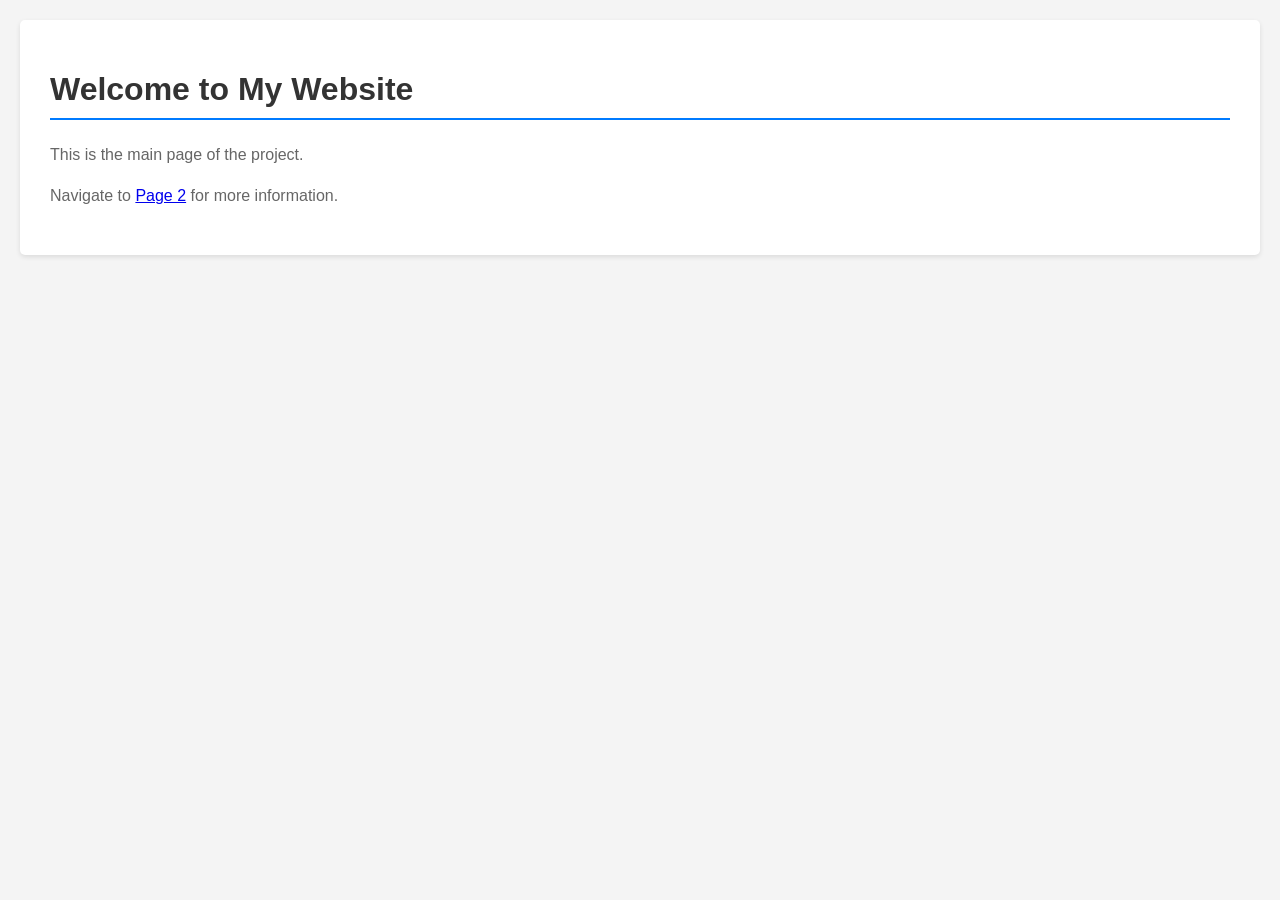
<file: web_pages/index.html>
<!DOCTYPE html>
<html lang="en">
<head>
    <meta charset="UTF-8">
    <meta name="viewport" content="width=device-width, initial-scale=1.0">
    <title>Home Page</title>
    <link rel="stylesheet" href="../css/styles.css">
</head>
<body>
    <div class="container">
        <h1>Welcome to My Website</h1>
        <p>This is the main page of the project.</p>
        <p>Navigate to <a href="page2.html">Page 2</a> for more information.</p>
    </div>
</body>
</html>
</file>
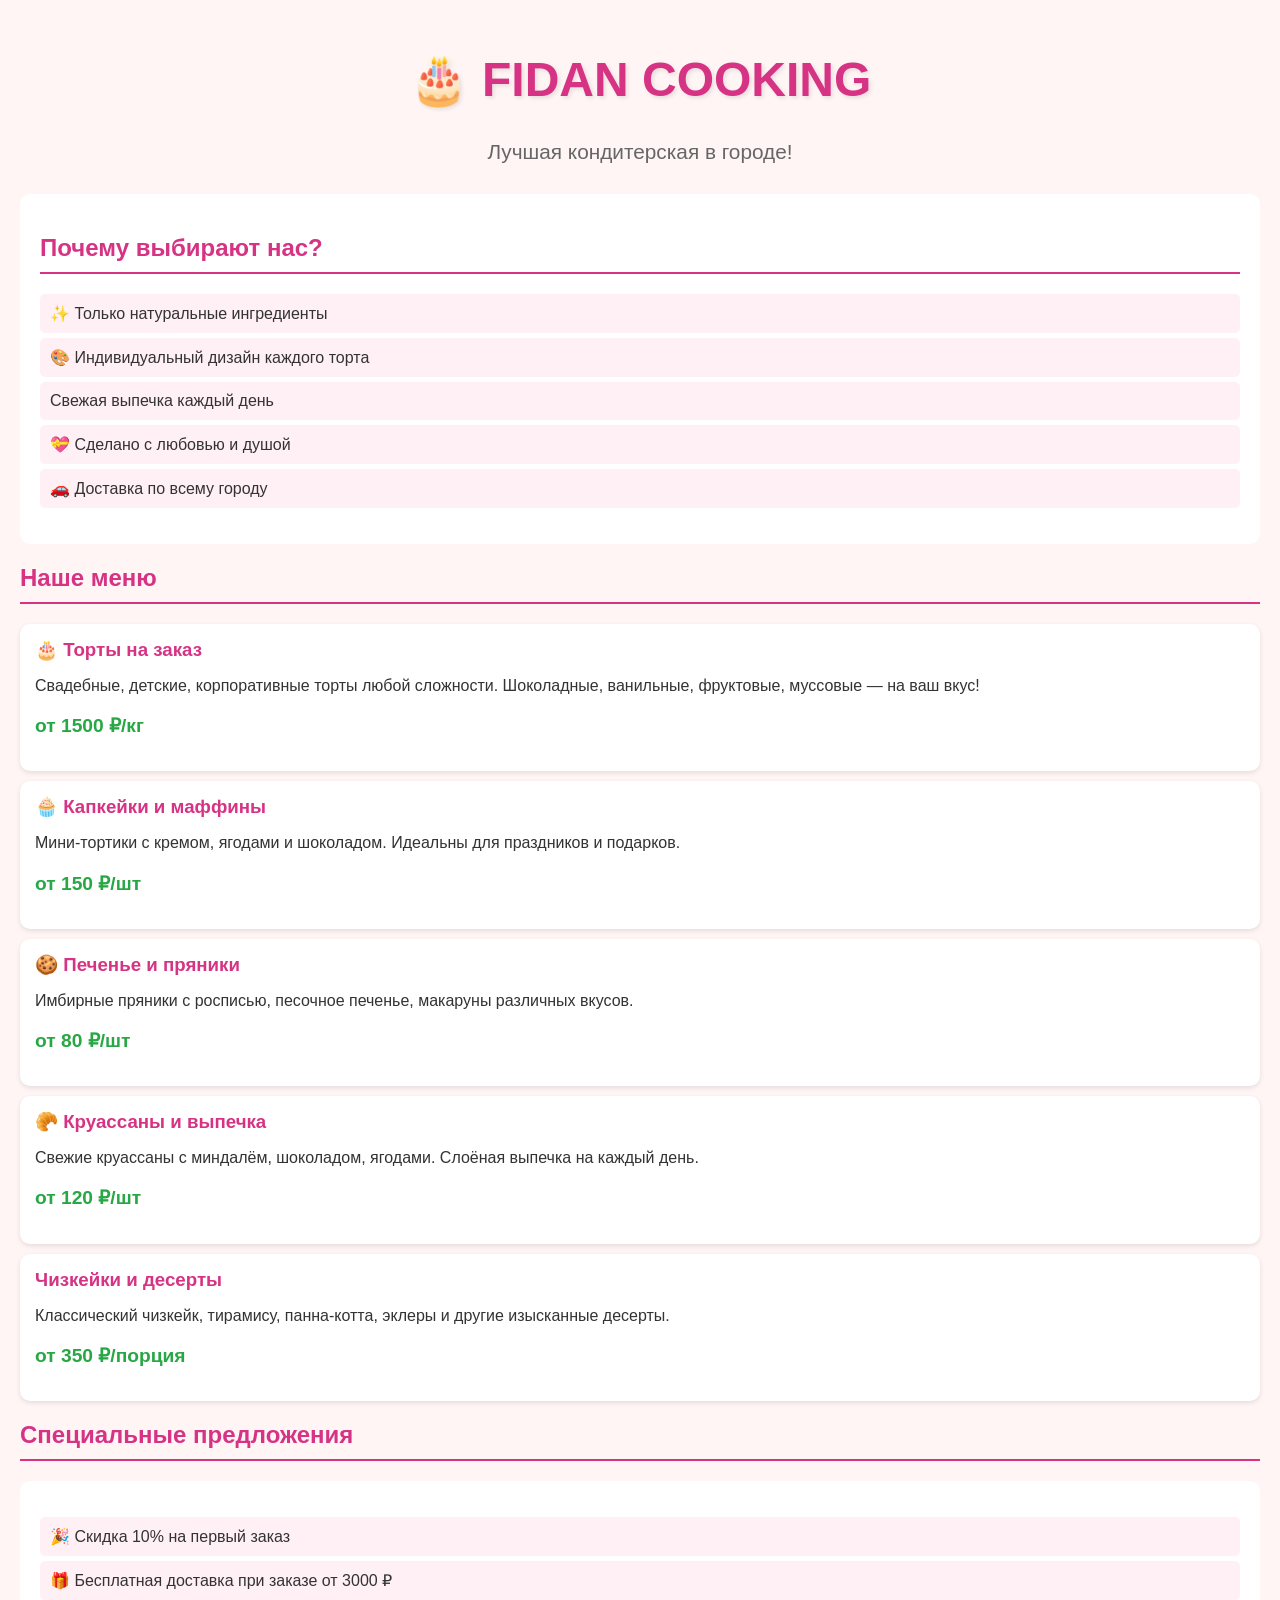
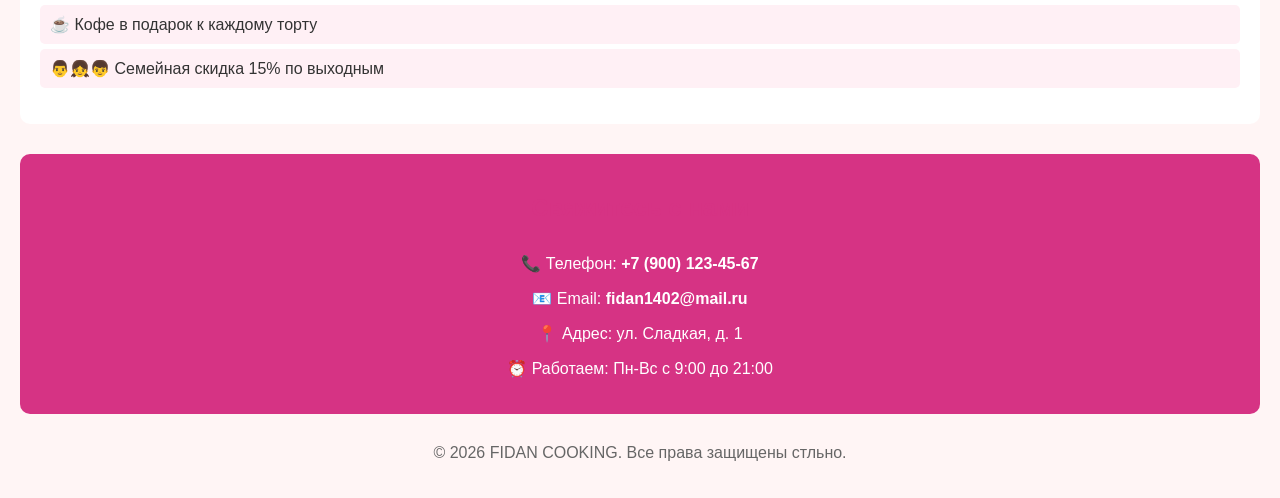
<file: page1.html>
<!DOCTYPE html>
<html lang="ru">
<head>
    <meta charset="UTF-8">
    <title>FIDAN COOKING</title>
    <style>
        body {
            font-family: Arial, sans-serif;
            background-color: #fff5f5;
            margin: 0;
            padding: 20px;
            color: #333;
        }
        h1 {
            color: #d63384;
            text-align: center;
            font-size: 3em;
            text-shadow: 2px 2px 4px rgba(0,0,0,0.1);
        }
        h2 {
            color: #d63384;
            border-bottom: 2px solid #d63384;
            padding-bottom: 10px;
        }
        .subtitle {
            text-align: center;
            font-size: 1.3em;
            color: #666;
            margin-bottom: 30px;
        }
        .menu-item {
            background: white;
            padding: 15px;
            margin: 10px 0;
            border-radius: 10px;
            box-shadow: 0 2px 5px rgba(0,0,0,0.1);
        }
        .menu-item h3 {
            color: #d63384;
            margin: 0 0 10px 0;
        }
        .price {
            color: #28a745;
            font-weight: bold;
            font-size: 1.2em;
        }
        .advantages {
            background: white;
            padding: 20px;
            border-radius: 10px;
            margin: 20px 0;
        }
        .advantages ul {
            list-style-type: none;
            padding: 0;
        }
        .advantages li {
            padding: 10px;
            margin: 5px 0;
            background: #fff0f5;
            border-radius: 5px;
        }
        .contact {
            text-align: center;
            background: #d63384;
            color: white;
            padding: 20px;
            border-radius: 10px;
            margin-top: 30px;
        }
        .contact a {
            color: white;
            text-decoration: none;
            font-weight: bold;
        }
    </style>
</head>
<body>

    <h1>🎂 FIDAN COOKING </h1>
    <p class="subtitle">Лучшая кондитерская в городе!</p>

    <div class="advantages">
        <h2>Почему выбирают нас?</h2>
        <ul>
            <li>✨ Только натуральные ингредиенты</li>
            <li>🎨 Индивидуальный дизайн каждого торта</li>
            <li> Свежая выпечка каждый день</li>
            <li>💝 Сделано с любовью и душой</li>
            <li>🚗 Доставка по всему городу</li>
        </ul>
    </div>

    <h2>Наше меню</h2>

    <div class="menu-item">
        <h3>🎂 Торты на заказ</h3>
        <p>Свадебные, детские, корпоративные торты любой сложности. 
           Шоколадные, ванильные, фруктовые, муссовые — на ваш вкус!</p>
        <p class="price">от 1500 ₽/кг</p>
    </div>

    <div class="menu-item">
        <h3>🧁 Капкейки и маффины</h3>
        <p>Мини-тортики с кремом, ягодами и шоколадом. 
           Идеальны для праздников и подарков.</p>
        <p class="price">от 150 ₽/шт</p>
    </div>

    <div class="menu-item">
        <h3>🍪 Печенье и пряники</h3>
        <p>Имбирные пряники с росписью, песочное печенье, 
           макаруны различных вкусов.</p>
        <p class="price">от 80 ₽/шт</p>
    </div>

    <div class="menu-item">
        <h3>🥐 Круассаны и выпечка</h3>
        <p>Свежие круассаны с миндалём, шоколадом, ягодами. 
           Слоёная выпечка на каждый день.</p>
        <p class="price">от 120 ₽/шт</p>
    </div>

    <div class="menu-item">
        <h3> Чизкейки и десерты</h3>
        <p>Классический чизкейк, тирамису, панна-котта, 
           эклеры и другие изысканные десерты.</p>
        <p class="price">от 350 ₽/порция</p>
    </div>

    <h2>Специальные предложения</h2>
    <div class="advantages">
        <ul>
            <li>🎉 Скидка 10% на первый заказ</li>
            <li>🎁 Бесплатная доставка при заказе от 3000 ₽</li>
            <li>☕ Кофе в подарок к каждому торту</li>
            <li>👨‍‍👧‍👦 Семейная скидка 15% по выходным</li>
        </ul>
    </div>

    <div class="contact">
        <h2>Свяжитесь с нами</h2>
        <p>📞 Телефон: <a href="tel:+79001234567">+7 (900) 123-45-67</a></p>
        <p>📧 Email: <a href="mailto:fidan1402@mail.ru">fidan1402@mail.ru</a></p>
        <p>📍 Адрес: ул. Сладкая, д. 1</p>
        <p>⏰ Работаем: Пн-Вс с 9:00 до 21:00</p>
    </div>

    <p style="text-align: center; margin-top: 30px; color: #666;">
        © 2026 FIDAN COOKING. Все права защищены стльно.
    </p>

</body>
</html>
</file>
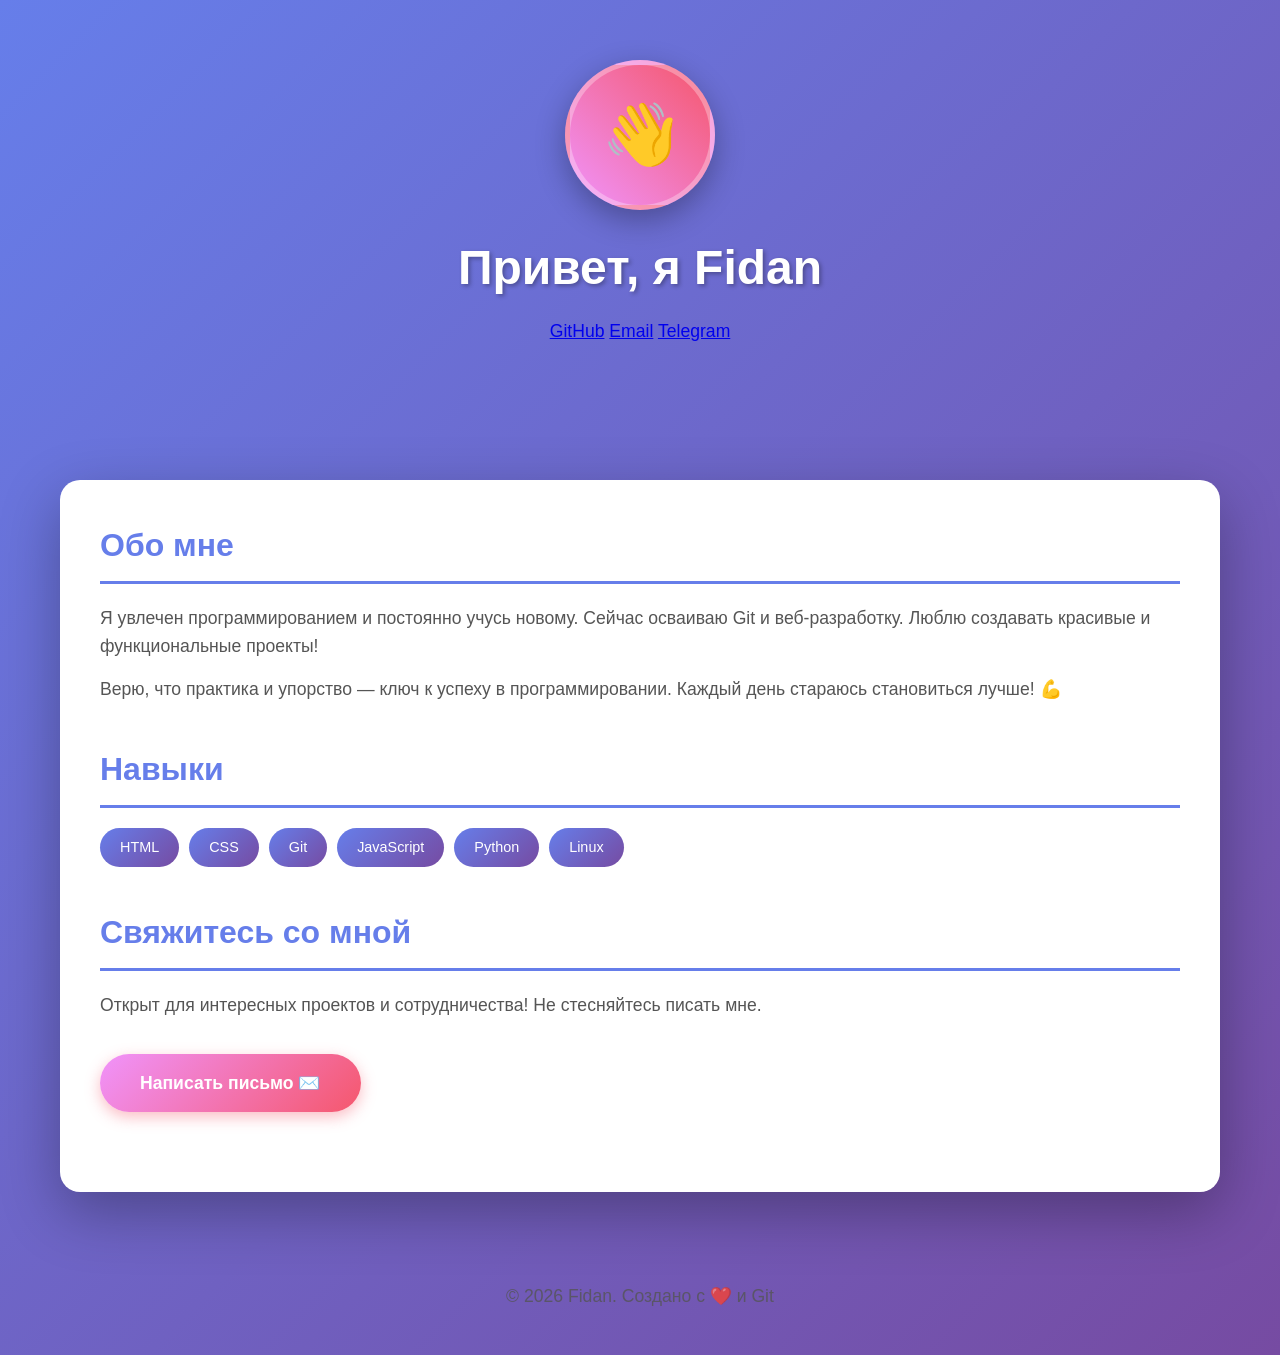
<file: page2.html>
<!DOCTYPE html>
<html lang="ru">
<head>
    <meta charset="UTF-8">
    <meta name="viewport" content="width=device-width, initial-scale=1.0">
    <title>Мое портфолио</title>
    <style>
        * {
            margin: 0;
            padding: 0;
            box-sizing: border-box;
        }

        body {
            font-family: 'Segoe UI', Tahoma, Geneva, Verdana, sans-serif;
            background: linear-gradient(135deg, #667eea 0%, #764ba2 100%);
            min-height: 100vh;
            color: #333;
            line-height: 1.6;
        }

        .container {
            max-width: 1200px;
            margin: 0 auto;
            padding: 20px;
        }

        header {
            text-align: center;
            padding: 60px 20px;
            color: white;
            animation: fadeInDown 1s ease;
        }

        .avatar {
            width: 150px;
            height: 150px;
            border-radius: 50%;
            border: 5px solid rgba(255, 255, 255, 0.3);
            margin-bottom: 20px;
            background: linear-gradient(45deg, #f093fb 0%, #f5576c 100%);
            display: flex;
            align-items: center;
            justify-content: center;
            font-size: 60px;
            color: white;
            margin-left: auto;
            margin-right: auto;
            box-shadow: 0 10px 30px rgba(0, 0, 0, 0.3);
        }

        h1 {
            font-size: 3em;
            margin-bottom: 10px;
            text-shadow: 2px 2px 4px rgba(0, 0, 0, 0.3);
        }

        .subtitle {
            font-size: 1.3em;
            opacity: 0.9;
            margin-bottom: 30px;
        }

        .social-links {
            display: flex;
            justify-content: center;
            gap: 20px;
            margin-top: 20px;
        }

        .social-links a {
            color: white;
            font-size: 1.5em;
            text-decoration: none;
            padding: 10px 20px;
            background: rgba(255, 255, 255, 0.2);
            border-radius: 25px;
            transition: all 0.3s ease;
            backdrop-filter: blur(10px);
        }

        .social-links a:hover {
            background: rgba(255, 255, 255, 0.3);
            transform: translateY(-3px);
            box-shadow: 0 5px 15px rgba(0, 0, 0, 0.3);
        }

        .content {
            background: white;
            border-radius: 20px;
            padding: 40px;
            margin-top: 40px;
            box-shadow: 0 20px 60px rgba(0, 0, 0, 0.3);
            animation: fadeInUp 1s ease;
        }

        .section {
            margin-bottom: 40px;
        }

        h2 {
            color: #667eea;
            font-size: 2em;
            margin-bottom: 20px;
            border-bottom: 3px solid #667eea;
            padding-bottom: 10px;
        }

        p {
            margin-bottom: 15px;
            color: #555;
            font-size: 1.1em;
        }

        .skills {
            display: flex;
            flex-wrap: wrap;
            gap: 10px;
            margin-top: 20px;
        }

        .skill-tag {
            background: linear-gradient(135deg, #667eea 0%, #764ba2 100%);
            color: white;
            padding: 8px 20px;
            border-radius: 20px;
            font-size: 0.9em;
            transition: transform 0.3s ease;
        }

        .skill-tag:hover {
            transform: scale(1.1);
        }

        .contact-btn {
            display: inline-block;
            background: linear-gradient(135deg, #f093fb 0%, #f5576c 100%);
            color: white;
            padding: 15px 40px;
            border-radius: 30px;
            text-decoration: none;
            font-size: 1.1em;
            font-weight: bold;
            margin-top: 20px;
            transition: all 0.3s ease;
            box-shadow: 0 5px 15px rgba(245, 87, 108, 0.4);
        }

        .contact-btn:hover {
            transform: translateY(-3px);
            box-shadow: 0 10px 25px rgba(245, 87, 108, 0.6);
        }

        footer {
            text-align: center;
            color: white;
            padding: 30px;
            margin-top: 40px;
            opacity: 0.8;
        }

        @keyframes fadeInDown {
            from {
                opacity: 0;
                transform: translateY(-30px);
            }
            to {
                opacity: 1;
                transform: translateY(0);
            }
        }

        @keyframes fadeInUp {
            from {
                opacity: 0;
            }
            to {
                opacity: 1;
                transform: translateY(0);
            }
        }

        @media (max-width: 768px) {
            h1 {
                font-size: 2em;
            }
            
            .content {
                padding: 20px;
            }
        }
    </style>
</head>
<body>
    <header>
        <div class="avatar">👋</div>
        <h1>Привет, я Fidan</h1>
        <p class="subtitle>Начинающий разработчик & Enthusiast</p>
        <div class="social-links">
            <a href="#">GitHub</a>
            <a href="#">Email</a>
            <a href="#">Telegram</a>
        </div>
    </header>

    <div class="container">
        <div class="content">
            <div class="section">
                <h2>Обо мне</h2>
                <p>
                    Я увлечен программированием и постоянно учусь новому. 
                    Сейчас осваиваю Git и веб-разработку. Люблю создавать красивые 
                    и функциональные проекты!
                </p>
                <p>
                    Верю, что практика и упорство — ключ к успеху в программировании. 
                    Каждый день стараюсь становиться лучше! 💪
                </p>
            </div>

            <div class="section">
                <h2>Навыки</h2>
                <div class="skills">
                    <span class="skill-tag">HTML</span>
                    <span class="skill-tag">CSS</span>
                    <span class="skill-tag">Git</span>
                    <span class="skill-tag">JavaScript</span>
                    <span class="skill-tag">Python</span>
                    <span class="skill-tag">Linux</span>
                </div>
            </div>

            <div class="section">
                <h2>Свяжитесь со мной</h2>
                <p>
                    Открыт для интересных проектов и сотрудничества! 
                    Не стесняйтесь писать мне.
                </p>
                <a href="mailto:fidan1402@mail.ru" class="contact-btn">Написать письмо ✉️</a>
            </div>
        </div>
    </div>

    <footer>
        <p>&copy; 2026 Fidan. Создано с ❤️ и Git</p>
    </footer>
</body>
</html>
</file>
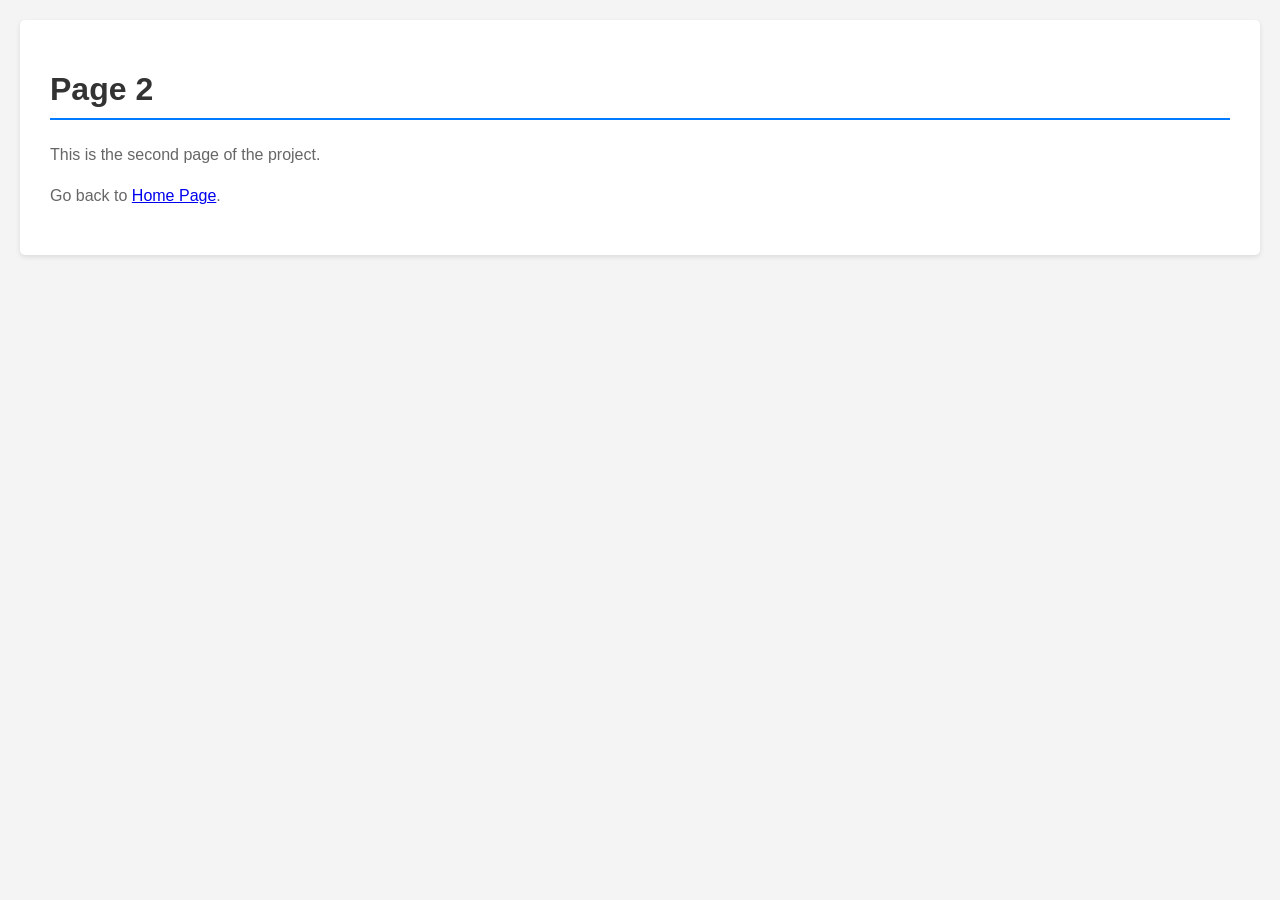
<file: web_pages/page2.html>
<!DOCTYPE html>
<html lang="en">
<head>
    <meta charset="UTF-8">
    <meta name="viewport" content="width=device-width, initial-scale=1.0">
    <title>Page 2</title>
    <link rel="stylesheet" href="../css/styles.css">
</head>
<body>
    <div class="container">
        <h1>Page 2</h1>
        <p>This is the second page of the project.</p>
        <p>Go back to <a href="index.html">Home Page</a>.</p>
    </div>
</body>
</html>
</file>
<file: css/styles.css>
/* Main styles */
body {
    font-family: Arial, sans-serif;
    margin: 0;
    padding: 20px;
    background-color: #f4f4f4;
}

.container {
    max-width: 1200px;
    margin: 0 auto;
    background: white;
    padding: 30px;
    border-radius: 5px;
    box-shadow: 0 2px 5px rgba(0,0,0,0.1);
}

h1 {
    color: #333;
    border-bottom: 2px solid #007bff;
    padding-bottom: 10px;
}

p {
    line-height: 1.6;
    color: #666;
}
</file>
